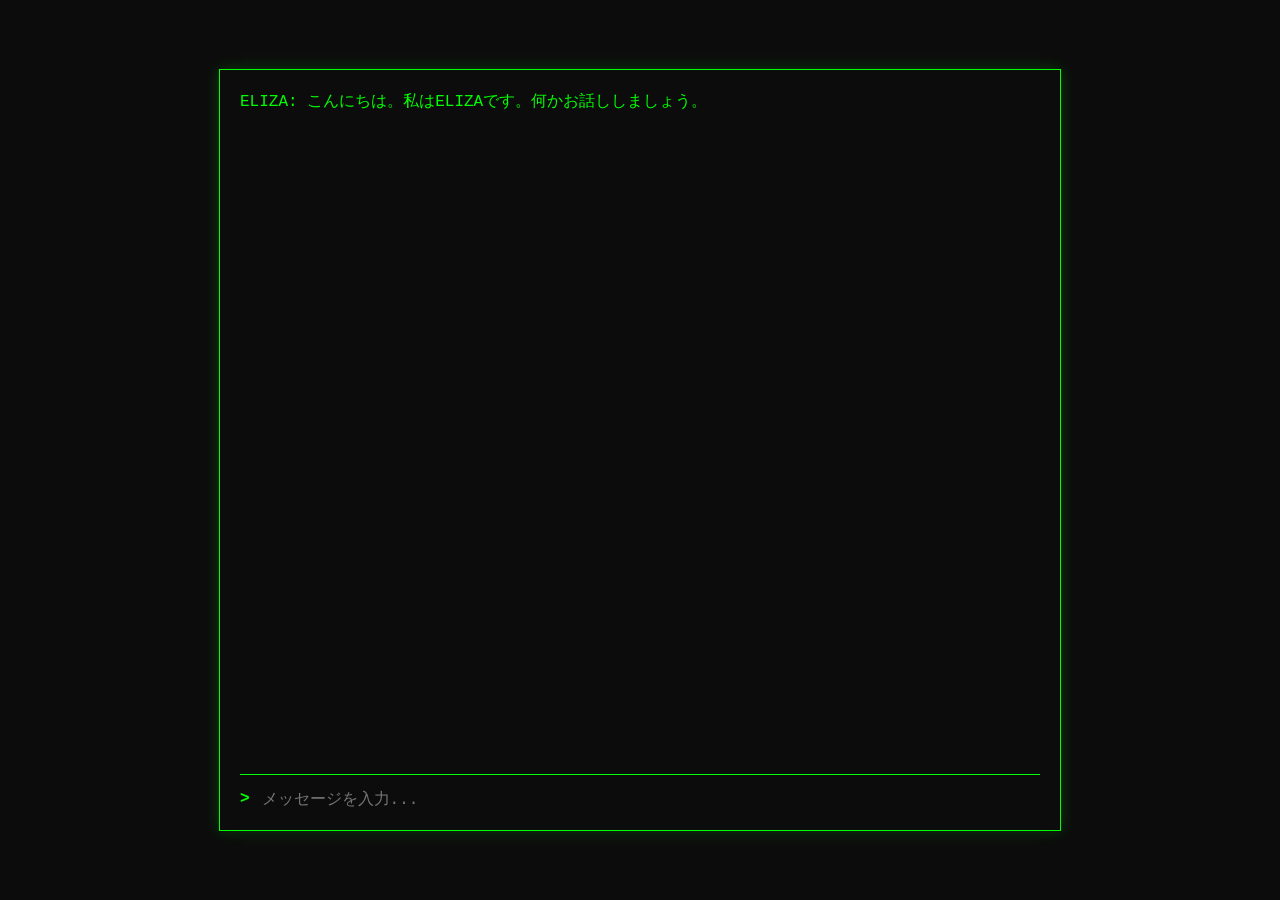
<file: ELIZA/index.html>
<!DOCTYPE html>
<html lang="ja">
<head>
    <meta property="og:title" content="Reiwa ELIZA">
    <meta property="og:description" content="60年前のチャットボットを現代に再現。">
    <meta property="og:image" content="https://nakanoa103-png.github.io/amimin-apr/ELIZA/Gemini_Generated_Image_s6ik4es6ik4es6ik.jpg">
    <meta property="og:url" content="https://nakanoa103-png.github.io/amimin-apr/ELIZA/">
    <meta property="og:type" content="website">
    <meta name="twitter:card" content="summary_large_image">
    <meta charset="UTF-8">
    <meta name="viewport" content="width=device-width, initial-scale=1.0">
    <title>Reiwa ELIZA</title>
    <style>
        /* 見た目（CSS）をここに集約 */
        body {
            background-color: #0c0c0c;
            color: #00ff00;
            font-family: 'Courier New', Courier, monospace;
            display: flex;
            justify-content: center;
            align-items: center;
            height: 100vh;
            margin: 0;
        }
        #chat-container {
            width: 90%;
            max-width: 800px;
            height: 80vh;
            border: 1px solid #00ff00;
            padding: 20px;
            display: flex;
            flex-direction: column;
            box-shadow: 0 0 15px rgba(0, 255, 0, 0.2);
        }
        #chat-log {
            flex-grow: 1;
            overflow-y: auto;
            margin-bottom: 20px;
            padding-right: 10px;
        }
        .message { margin-bottom: 12px; line-height: 1.5; }
        .user { color: #ffffff; }
        .bot { color: #00ff00; }
        #input-area {
            display: flex;
            border-top: 1px solid #00ff00;
            padding-top: 15px;
        }
        .prompt { margin-right: 10px; font-weight: bold; }
        #user-input {
            background: transparent;
            border: none;
            color: #ffffff;
            font-family: inherit;
            font-size: 1rem;
            width: 100%;
            outline: none;
        }
        /* スクロールバーのカスタマイズ */
        #chat-log::-webkit-scrollbar { width: 5px; }
        #chat-log::-webkit-scrollbar-thumb { background: #00ff00; }
    </style>
</head>
<body>

    <div id="chat-container">
        <div id="chat-log">
            <div class="message bot">ELIZA: こんにちは。私はELIZAです。何かお話ししましょう。</div>
        </div>
        <div id="input-area">
            <span class="prompt">></span>
            <input type="text" id="user-input" placeholder="メッセージを入力..." autofocus autocomplete="off">
        </div>
    </div>

    <script>
        /*
        Version: 1.3.1
        Created: 2026-03-20
        概要: 1966年のELIZAをブラウザ上で再現。HTML/CSS/JSを統合したシングルファイル版。
        変更内容: CSSとJSをindex.htmlに統合。
        更新履歴: 2026-03-20 V1.3.1 : シングルファイル構成への変更。
        分類: 自然言語処理（ルールベース）
        依存関係: pairs.json (外部読み込み)
        */

        class ReiwaEliza {
            constructor() {
                this.pairs = [];
                this.loadData();
            }

            // 外部JSONファイルを読み込む
            async loadData() {
                try {
                    const response = await fetch('pairs.json');
                    if (!response.ok) throw new Error('Network response was not ok');
                    this.pairs = await response.json();
                } catch (error) {
                    this.addLog("システムエラー: pairs.json が読み込めません。ファイルを同じフォルダに置いてください。", "bot");
                    console.error('Error loading JSON:', error);
                }
            }

            respond(text) {
                for (let item of this.pairs) {
                    const re = new RegExp(item.pattern, "i");
                    const match = text.match(re);
                    if (match) {
                        let response = item.responses[Math.floor(Math.random() * item.responses.length)];
                        // マッチしたグループを {0}, {1}... に置換
                        if (match.length > 1) {
                            for (let i = 1; i < match.length; i++) {
                                // 正規表現の特殊文字を除去してオウム返しに利用
                                let captured = (match[i] || "").trim();
                                response = response.replace(new RegExp(`\\{${i-1}\\}`, 'g'), captured);
                            }
                        }
                        return response;
                    }
                }
                return "もう少し詳しく教えてください。";
            }

            addLog(text, sender) {
                const log = document.getElementById('chat-log');
                const div = document.createElement('div');
                div.className = `message ${sender}`;
                div.innerText = sender === "bot" ? `ELIZA: ${text}` : `YOU: ${text}`;
                log.appendChild(div);
                log.scrollTop = log.scrollHeight; // 常に最新のメッセージを表示
            }
        }

        // 初期化
        const eliza = new ReiwaEliza();
        const input = document.getElementById('user-input');

        // 入力イベント
        input.addEventListener('keypress', (e) => {
            if (e.key === 'Enter' && input.value.trim() !== "") {
                const text = input.value;
                eliza.addLog(text, "user");
                input.value = "";
                
                // 少し間を置いて返信（人間味を出す演出）
                setTimeout(() => {
                    const reply = eliza.respond(text);
                    eliza.addLog(reply, "bot");
                }, 600);
            }
        });
    </script>
</body>
</html>
</file>
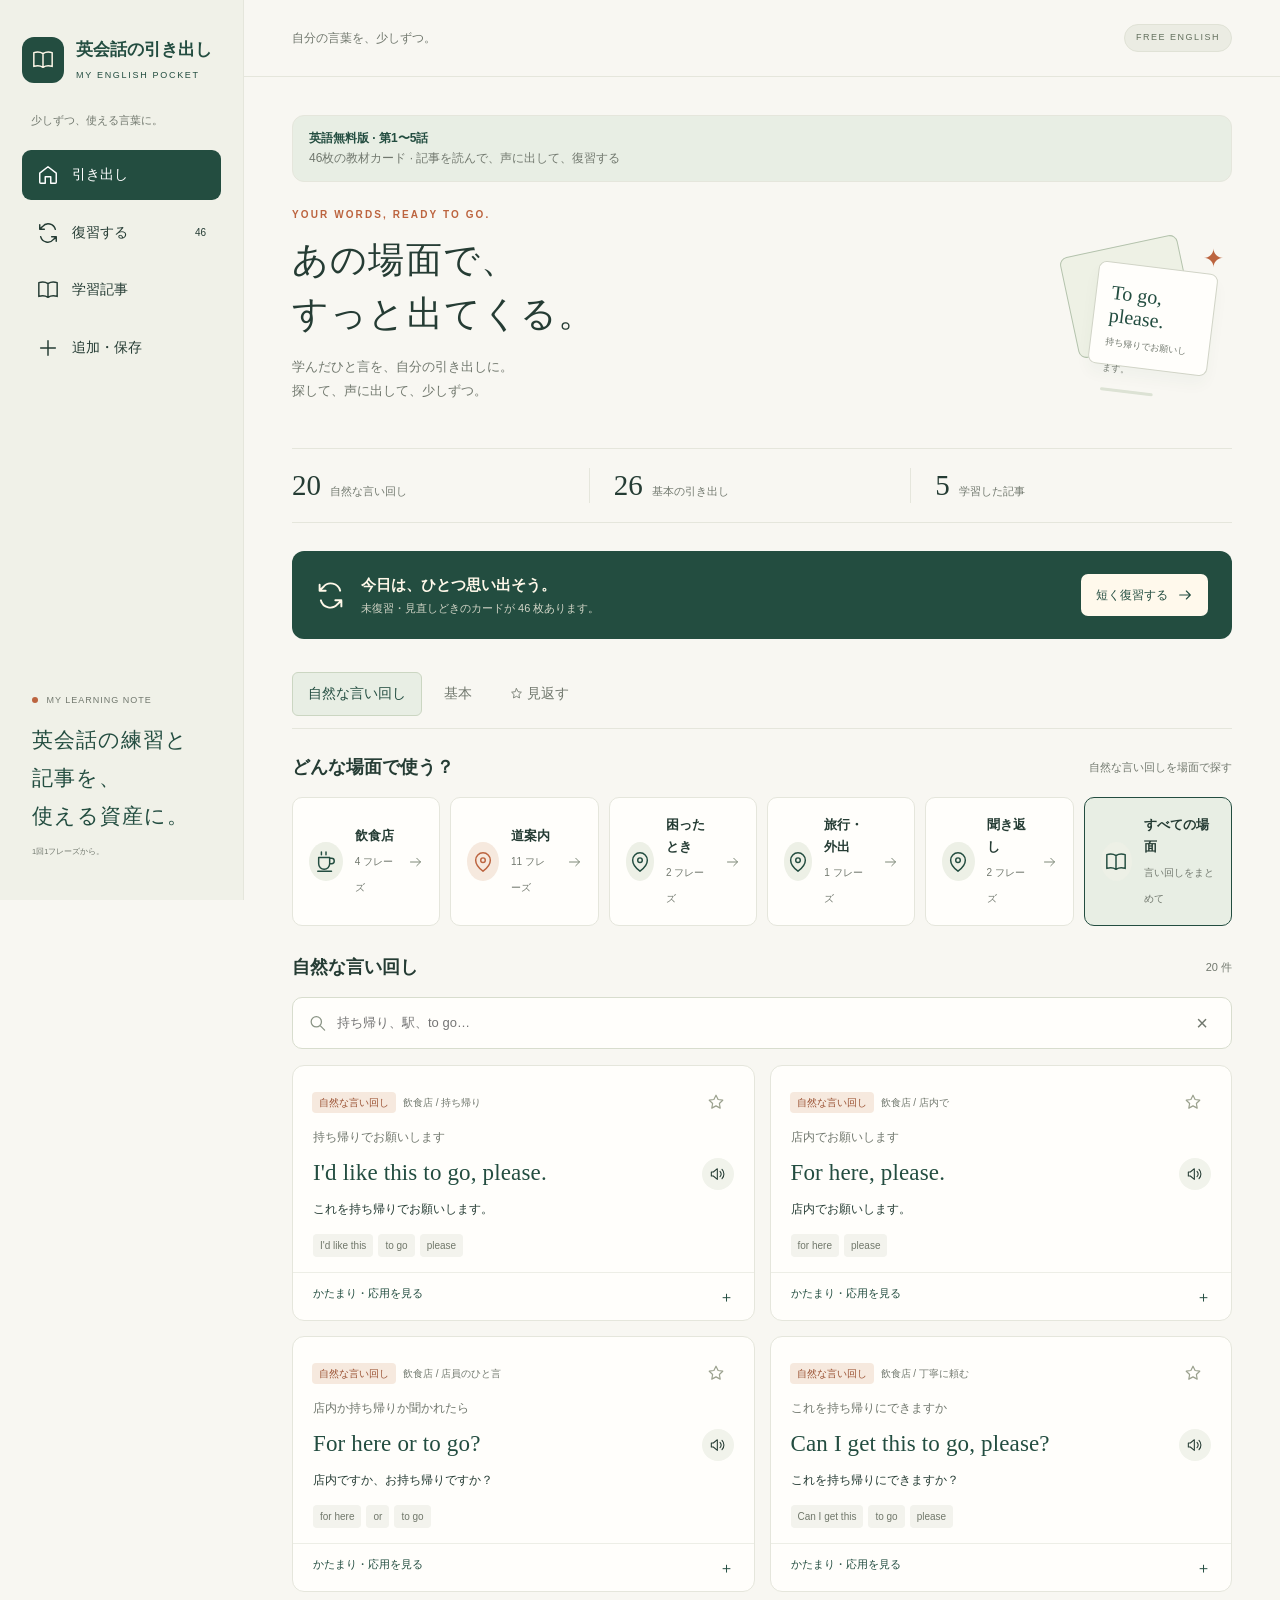
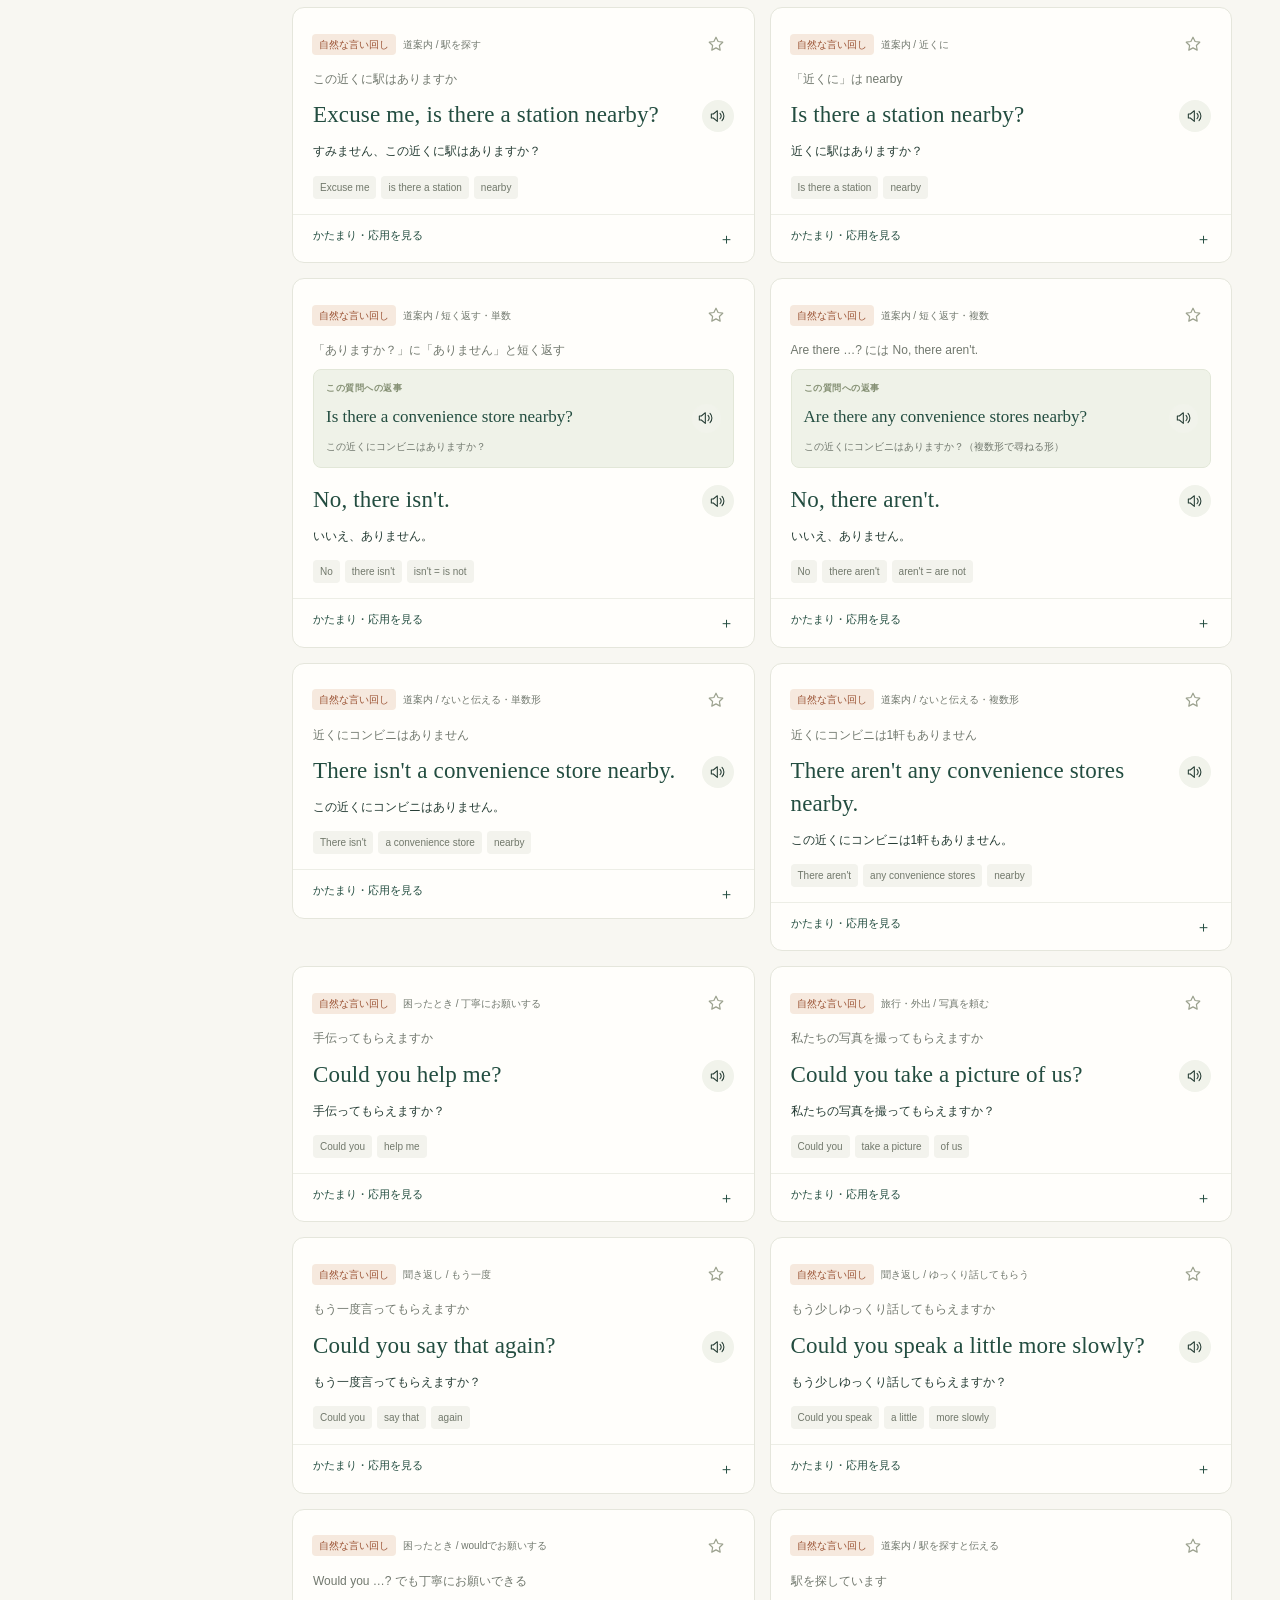
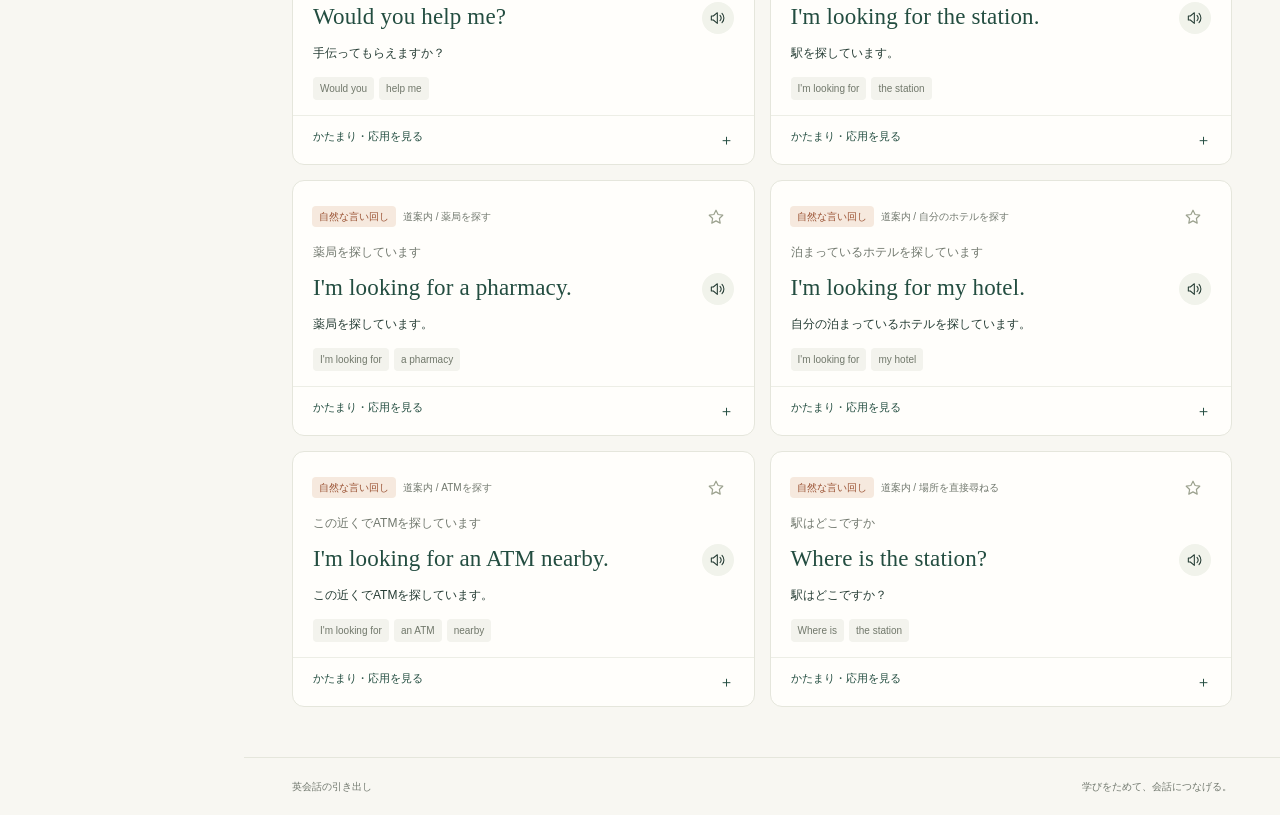
<file: English-Pocket-Free/index.html>
<!doctype html>
<html lang="ja">
<head>
  <meta charset="utf-8">
  <meta name="viewport" content="width=device-width, initial-scale=1, viewport-fit=cover">
  <meta name="theme-color" content="#234d40">
  <meta name="description" content="場面から探す、第1〜5話を収録した英語無料版。自然な言い回しと基本を、少しずつ。">
  <meta name="apple-mobile-web-app-capable" content="yes">
  <title>英会話の引き出し｜英語無料版</title>
  <link rel="icon" href="icon.svg" type="image/svg+xml">
  <link rel="stylesheet" href="style.css">
  <script defer src="data.js"></script>
  <script defer src="app.js"></script>
</head>
<body>
  <svg class="svg-defs" xmlns="http://www.w3.org/2000/svg"><defs>
    <symbol id="i-home" viewBox="0 0 24 24"><path d="m3 10 9-7 9 7v10a1 1 0 0 1-1 1h-5v-7H9v7H4a1 1 0 0 1-1-1Z"/></symbol>
    <symbol id="i-search" viewBox="0 0 24 24"><circle cx="10.5" cy="10.5" r="6.5"/><path d="m16 16 5 5"/></symbol>
    <symbol id="i-star" viewBox="0 0 24 24"><path d="m12 3 2.8 5.7 6.2.9-4.5 4.4 1.1 6.2-5.6-3-5.6 3 1.1-6.2L3 9.6l6.2-.9Z"/></symbol>
    <symbol id="i-repeat" viewBox="0 0 24 24"><path d="M20 8a8 8 0 0 0-14-3L3 8m0-5v5h5M4 16a8 8 0 0 0 14 3l3-3m0 5v-5h-5"/></symbol>
    <symbol id="i-book" viewBox="0 0 24 24"><path d="M12 5C9 3 5 3 2 4v15c3-1 7-1 10 1 3-2 7-2 10-1V4c-3-1-7-1-10 1Zm0 0v15"/></symbol>
    <symbol id="i-sound" viewBox="0 0 24 24"><path d="m11 4-6 5H2v6h3l6 5ZM15 8a6 6 0 0 1 0 8m3-11a10 10 0 0 1 0 14"/></symbol>
    <symbol id="i-arrow" viewBox="0 0 24 24"><path d="M4 12h16m-6-6 6 6-6 6"/></symbol>
    <symbol id="i-plus" viewBox="0 0 24 24"><path d="M12 4v16M4 12h16"/></symbol>
    <symbol id="i-cup" viewBox="0 0 24 24"><path d="M4 7h12v7a6 6 0 0 1-12 0Zm12 1h2a3 3 0 0 1 0 6h-2M3 22h15M7 1v3m5-3v3"/></symbol>
    <symbol id="i-pin" viewBox="0 0 24 24"><path d="M20 10c0 6-8 12-8 12S4 16 4 10a8 8 0 1 1 16 0Z"/><circle cx="12" cy="10" r="2.5"/></symbol>
    <symbol id="i-check" viewBox="0 0 24 24"><path d="m5 12 5 5L20 7"/></symbol>
  </defs></svg>
  <aside class="sidebar">
    <a href="#library" class="brand"><span class="brand-icon"><svg><use href="#i-book"/></svg></span><span>英会話の引き出し<small>MY ENGLISH POCKET</small></span></a>
    <p class="nav-caption">少しずつ、使える言葉に。</p>
    <nav aria-label="メイン"><button data-view="library" class="nav-item active"><svg><use href="#i-home"/></svg>引き出し</button><button data-view="review" class="nav-item"><svg><use href="#i-repeat"/></svg>復習する<span class="due-count"></span></button><button data-view="articles" class="nav-item"><svg><use href="#i-book"/></svg>学習記事</button><button data-view="manage" class="nav-item"><svg><use href="#i-plus"/></svg>追加・保存</button></nav>
    <div class="sidebar-note"><span class="little-dot"></span> MY LEARNING NOTE<p>英会話の練習と<br>記事を、<br>使える資産に。</p><small>1回1フレーズから。</small></div>
  </aside>
  <div class="app-shell"><header class="topbar"><a class="mobile-brand" href="#library">英会話の引き出し</a><span class="desktop-label">自分の言葉を、少しずつ。</span><span class="private-badge">FREE ENGLISH</span></header><main id="main" tabindex="-1"></main><footer class="page-footer">英会話の引き出し <span>学びをためて、会話につなげる。</span></footer></div>
  <nav class="mobile-nav" aria-label="スマホメニュー"><button data-view="library" class="active"><svg><use href="#i-home"/></svg>引き出し</button><button data-view="review"><svg><use href="#i-repeat"/></svg>復習する</button><button data-view="articles"><svg><use href="#i-book"/></svg>学習記事</button><button data-view="manage"><svg><use href="#i-plus"/></svg>追加・保存</button></nav>
  <dialog id="article-dialog"><div class="dialog-head"><span>学習記事</span><button id="close-article" class="text-button">閉じる ×</button></div><article id="article-body"></article></dialog>
  <div id="toast" role="status" aria-live="polite"></div>
</body>
</html>
</file>
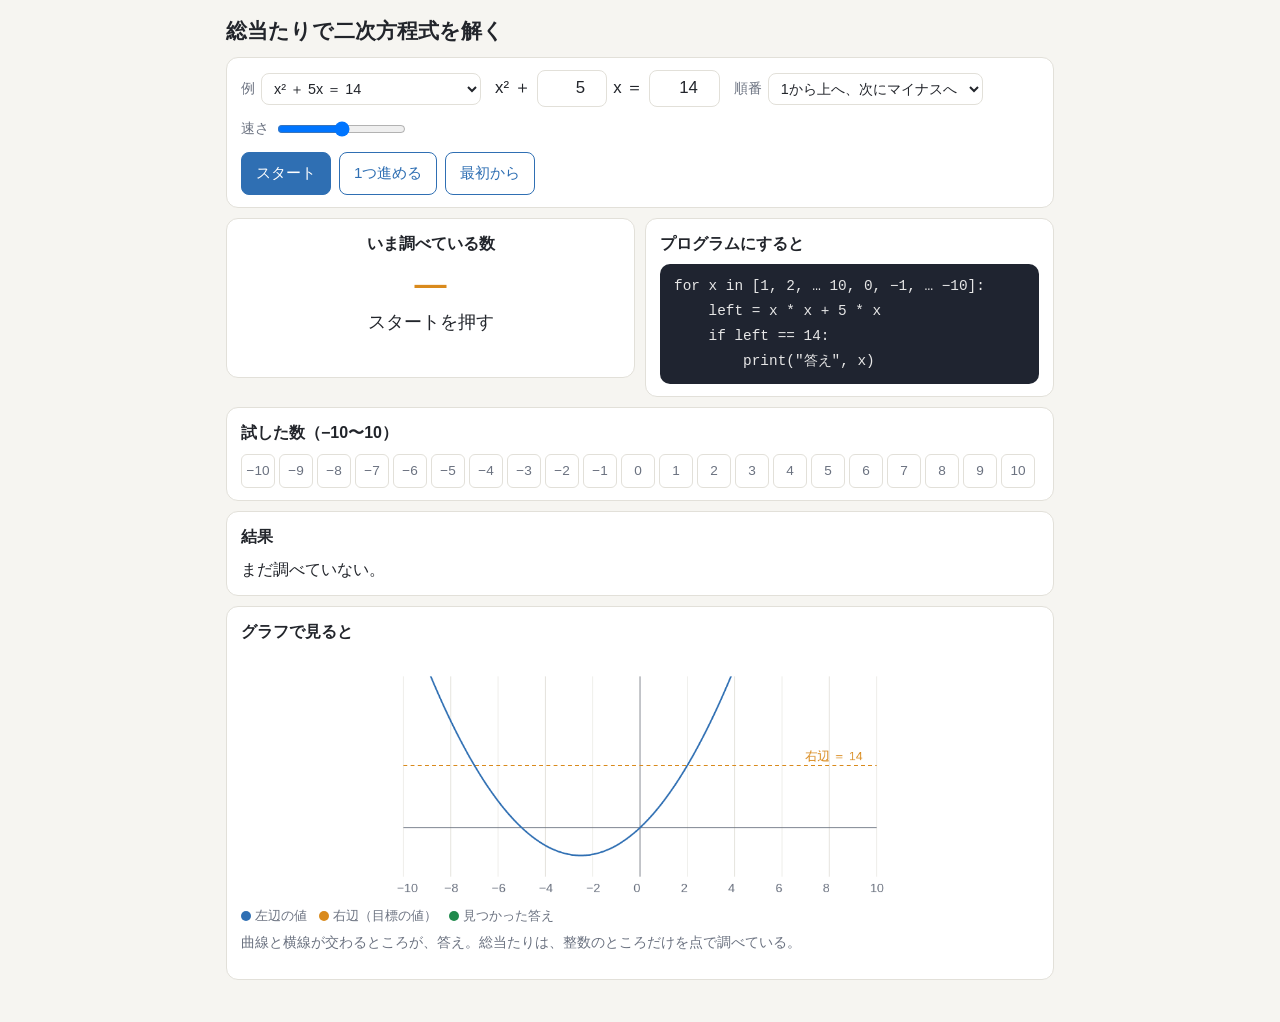
<file: quadratic-brute-force/index.html>
<!doctype html>
<html lang="ja">
<head>
<meta charset="utf-8">
<meta name="viewport" content="width=device-width, initial-scale=1">
<title>総当たりで二次方程式</title>
<style>
  :root {
    --bg: #f6f5f1;
    --panel: #ffffff;
    --text: #22252b;
    --muted: #6b7280;
    --line: #e2e0d9;
    --accent: #2f6fb3;
    --hit: #1f8a4c;
    --hit-bg: #e3f4ea;
    --miss: #b54848;
    --miss-bg: #f8e9e9;
    --now: #d98a1c;
    --code-bg: #1f2430;
    --code-text: #e6e6e6;
    --code-now: #3a4560;
  }
  @media (prefers-color-scheme: dark) {
    :root:not([data-theme="light"]) {
      --bg: #16181d;
      --panel: #1f2229;
      --text: #e8e8ea;
      --muted: #9aa0aa;
      --line: #343843;
      --accent: #6aa4e0;
      --hit: #4cc282;
      --hit-bg: #1d3528;
      --miss: #e07a7a;
      --miss-bg: #3a2324;
      --now: #f0aa4a;
      --code-bg: #12141a;
      --code-text: #e6e6e6;
      --code-now: #2c3650;
    }
  }
  * { box-sizing: border-box; }
  body {
    margin: 0;
    background: var(--bg);
    color: var(--text);
    font-family: "Hiragino Sans", "Noto Sans JP", "Yu Gothic UI", sans-serif;
    line-height: 1.6;
  }
  main { max-width: 860px; margin: 0 auto; padding: 14px 16px 32px; }
  h1 { font-size: 1.3rem; margin: 0 0 10px; }
  .panel {
    background: var(--panel);
    border: 1px solid var(--line);
    border-radius: 12px;
    padding: 12px 14px;
    margin-bottom: 10px;
  }
  .controls { display: flex; flex-wrap: wrap; gap: 10px 14px; align-items: center; }
  .controls label { font-size: 0.9rem; color: var(--muted); display: flex; gap: 6px; align-items: center; }
  select, button, input[type="range"] { font: inherit; }
  select {
    padding: 6px 8px; border-radius: 8px; border: 1px solid var(--line);
    background: var(--panel); color: var(--text);
  }
  .buttons { display: flex; flex-wrap: wrap; gap: 8px; margin-top: 12px; }
  button {
    padding: 8px 14px; border-radius: 8px; border: 1px solid var(--accent);
    background: var(--accent); color: #fff; cursor: pointer; font-size: 0.95rem;
  }
  button.secondary { background: transparent; color: var(--accent); }
  button:disabled { opacity: 0.45; cursor: default; }
  .grid { display: grid; grid-template-columns: 1fr 1fr; gap: 10px; align-items: start; margin-bottom: 10px; }
  .grid .panel { margin-bottom: 0; }
  @media (max-width: 680px) { .grid { grid-template-columns: 1fr; } }
  .now-box { text-align: center; }
  .now-x { font-size: 2rem; font-weight: 700; color: var(--now); line-height: 1.3; }
  .calc { font-size: 1.1rem; margin: 2px 0; }
  .verdict { font-weight: 700; font-size: 1.05rem; min-height: 1.6em; }
  .verdict.hit { color: var(--hit); }
  .verdict.miss { color: var(--miss); }
  pre {
    margin: 0; background: var(--code-bg); color: var(--code-text);
    border-radius: 10px; padding: 10px 0; font-size: 0.9rem; overflow-x: auto;
    font-family: "Consolas", "Menlo", monospace;
  }
  pre span { display: block; padding: 1px 14px; white-space: pre; }
  pre span.cur { background: var(--code-now); }
  .strip { display: flex; flex-wrap: wrap; gap: 4px; }
  .cell {
    width: 34px; height: 34px; border-radius: 6px; border: 1px solid var(--line);
    display: flex; align-items: center; justify-content: center; font-size: 0.85rem;
    color: var(--muted);
  }
  .cell.miss { background: var(--miss-bg); color: var(--miss); border-color: transparent; }
  .cell.hit { background: var(--hit-bg); color: var(--hit); border-color: var(--hit); font-weight: 700; }
  .cell.cur { outline: 3px solid var(--now); outline-offset: 1px; }
  canvas { width: 100%; max-width: 520px; height: auto; display: block; margin: 0 auto; border-radius: 8px; }
  h2 { font-size: 1rem; margin: 0 0 8px; }
  .result { font-size: 1rem; }
  .result strong { color: var(--hit); }
  .note { font-size: 0.85rem; color: var(--muted); margin-top: 6px; }
  .legend { display: flex; flex-wrap: wrap; gap: 12px; font-size: 0.8rem; color: var(--muted); margin-top: 6px; }
  .formula { font-size: 1.05rem; display: flex; align-items: center; gap: 6px; flex-wrap: wrap; }
  .formula input {
    width: 4.2em; font: inherit; padding: 4px 6px; border-radius: 8px;
    border: 1px solid var(--line); background: var(--panel); color: var(--text); text-align: right;
  }
  .legend i { display: inline-block; width: 10px; height: 10px; border-radius: 50%; margin-right: 4px; vertical-align: -1px; }
</style>
</head>
<body>
<main>
  <h1>総当たりで二次方程式を解く</h1>

  <section class="panel">
    <div class="controls">
      <label>例
        <select id="eq">
          <option value="0">x² ＋ 5x ＝ 14</option>
          <option value="1">x² ＋ 3x ＝ 10</option>
          <option value="2">x² ＝ 2（整数の答えがない）</option>
          <option value="custom">自分で入力</option>
        </select>
      </label>
      <div class="formula">
        x² ＋ <input type="number" id="b" step="1" value="5" aria-label="x の係数"> x
        ＝ <input type="number" id="t" step="1" value="14" aria-label="右辺の数">
      </div>
      <label>順番
        <select id="order">
          <option value="mine">1から上へ、次にマイナスへ</option>
          <option value="asc">−10から順に</option>
        </select>
      </label>
      <label>速さ
        <input type="range" id="speed" min="0" max="4" step="1" value="2">
      </label>
    </div>
    <div class="buttons">
      <button id="play">スタート</button>
      <button id="step" class="secondary">1つ進める</button>
      <button id="reset" class="secondary">最初から</button>
    </div>
  </section>

  <div class="grid">
    <section class="panel now-box">
      <h2>いま調べている数</h2>
      <div class="now-x" id="nowX">—</div>
      <div class="calc" id="calc">スタートを押す</div>
      <div class="verdict" id="verdict"></div>
    </section>
    <section class="panel">
      <h2>プログラムにすると</h2>
      <pre id="code"></pre>
    </section>
  </div>

  <section class="panel">
    <h2>試した数（−10〜10）</h2>
    <div class="strip" id="strip"></div>
  </section>

  <section class="panel">
    <h2>結果</h2>
    <div class="result" id="result">まだ調べていない。</div>
  </section>

  <section class="panel">
    <h2>グラフで見ると</h2>
    <canvas id="graph" width="800" height="380"></canvas>
    <div class="legend">
      <span><i style="background:var(--accent)"></i>左辺の値</span>
      <span><i style="background:var(--now)"></i>右辺（目標の値）</span>
      <span><i style="background:var(--hit)"></i>見つかった答え</span>
    </div>
    <p class="note">曲線と横線が交わるところが、答え。総当たりは、整数のところだけを点で調べている。</p>
  </section>
</main>

<script>
  const EQUATIONS = [
    { b: 5, target: 14 },
    { b: 3, target: 10 },
    { b: 0, target: 2 },
  ];
  const MIN = -10, MAX = 10;
  const DELAYS = [1400, 900, 550, 250, 80];

  const $ = (id) => document.getElementById(id);
  const eqSel = $("eq"), orderSel = $("order"), speed = $("speed");
  const bIn = $("b"), tIn = $("t");
  const playBtn = $("play"), stepBtn = $("step"), resetBtn = $("reset");

  let order = [], index = 0, tried = new Map(), hits = [], timer = null, current = null;

  const fmt = (n) => (n < 0 ? "−" + Math.abs(n) : String(n));
  const paren = (n) => (n < 0 ? "（" + fmt(n) + "）" : fmt(n));

  function readInt(input, fallback) {
    const n = Math.round(Number(input.value));
    return Number.isFinite(n) && input.value !== "" ? n : fallback;
  }
  let current_eq = { b: 5, target: 14 };
  function eq() { return current_eq; }
  function f(x) { const e = eq(); return x * x + e.b * x; }

  // 左辺を文字にする：x² ＋ 5x、x² − 3x、x²
  function leftText(b) {
    if (b === 0) return "x²";
    const coef = Math.abs(b) === 1 ? "" : Math.abs(b);
    return `x² ${b < 0 ? "−" : "＋"} ${coef}x`;
  }

  // 結果の説明。本当の答え（実数解）と、総当たりで見つかった数を比べる
  function explain() {
    const { b, target } = eq();
    const D = b * b + 4 * target;
    if (D < 0) {
      return `どんな x を入れても、${leftText(b)} は ${fmt(target)} にならない。この式には、答えになる数（実数）がない。`;
    }
    const s = Math.sqrt(D);
    const roots = D === 0 ? [-b / 2] : [(-b - s) / 2, (-b + s) / 2];
    const show = (r) => (Number.isInteger(r) ? fmt(r) : fmt(Math.trunc(r * 1000) / 1000) + "…");
    const notInt = roots.filter((r) => !Number.isInteger(r));
    const outside = roots.filter((r) => Number.isInteger(r) && (r < MIN || r > MAX));
    const notes = [];
    if (notInt.length) notes.push(`${notInt.map(show).join(" と ")} は整数ではないので、整数を順に入れても見つからない。`);
    if (outside.length) notes.push(`${outside.map(show).join(" と ")} は −10〜10 の外なので、試していない。`);
    const all = `本当の答えは ${roots.map(show).join(" と ")}。`;
    return notes.length ? `${all}<br>${notes.join("<br>")}` : "";
  }

  function buildOrder() {
    const xs = [];
    if (orderSel.value === "mine") {
      for (let x = 1; x <= MAX; x++) xs.push(x);
      xs.push(0);
      for (let x = -1; x >= MIN; x--) xs.push(x);
    } else {
      for (let x = MIN; x <= MAX; x++) xs.push(x);
    }
    return xs;
  }

  function renderCode(line) {
    const e = eq();
    const expr = e.b === 0 ? "x * x" : `x * x ${e.b < 0 ? "-" : "+"} ${Math.abs(e.b)} * x`;
    const start = orderSel.value === "mine" ? "1, 2, … 10, 0, −1, … −10" : "−10, −9, … 10";
    const lines = [
      `for x in [${start}]:`,
      `    left = ${expr}`,
      `    if left == ${e.target}:`,
      `        print("答え", x)`,
    ];
    $("code").innerHTML = lines
      .map((t, i) => `<span class="${i === line ? "cur" : ""}">${t.replace(/</g, "&lt;")}</span>`)
      .join("");
  }

  function renderStrip() {
    const strip = $("strip");
    strip.innerHTML = "";
    for (let x = MIN; x <= MAX; x++) {
      const d = document.createElement("div");
      d.className = "cell";
      if (tried.has(x)) d.classList.add(tried.get(x) ? "hit" : "miss");
      if (x === current) d.classList.add("cur");
      d.textContent = fmt(x);
      strip.appendChild(d);
    }
  }

  function css(name) { return getComputedStyle(document.documentElement).getPropertyValue(name).trim(); }

  function renderGraph() {
    const c = $("graph"), ctx = c.getContext("2d");
    const W = c.width, H = c.height, pad = 36;
    const e = eq();
    let yMin = Infinity;
    for (let x = MIN; x <= MAX; x += 0.05) yMin = Math.min(yMin, f(x));
    yMin = Math.floor(Math.min(yMin, e.target, 0) - 4);
    const yMax = Math.max(e.target * 2, e.target + 20, 30);
    const sx = (x) => pad + ((x - MIN) / (MAX - MIN)) * (W - pad * 2);
    const sy = (y) => H - pad - ((y - yMin) / (yMax - yMin)) * (H - pad * 2);

    ctx.clearRect(0, 0, W, H);
    ctx.fillStyle = css("--panel");
    ctx.fillRect(0, 0, W, H);

    ctx.strokeStyle = css("--line");
    ctx.lineWidth = 1;
    ctx.font = "19px sans-serif";
    ctx.fillStyle = css("--muted");
    for (let x = MIN; x <= MAX; x += 2) {
      ctx.beginPath(); ctx.moveTo(sx(x), pad); ctx.lineTo(sx(x), H - pad); ctx.stroke();
      ctx.fillText(fmt(x), sx(x) - 10, H - pad + 24);
    }
    ctx.strokeStyle = css("--muted");
    ctx.beginPath(); ctx.moveTo(sx(0), pad); ctx.lineTo(sx(0), H - pad); ctx.stroke();
    if (yMin < 0) { ctx.beginPath(); ctx.moveTo(pad, sy(0)); ctx.lineTo(W - pad, sy(0)); ctx.stroke(); }

    ctx.strokeStyle = css("--now");
    ctx.lineWidth = 2;
    ctx.setLineDash([6, 5]);
    ctx.beginPath(); ctx.moveTo(pad, sy(e.target)); ctx.lineTo(W - pad, sy(e.target)); ctx.stroke();
    ctx.setLineDash([]);
    ctx.fillStyle = css("--now");
    ctx.fillText("右辺 ＝ " + fmt(e.target), W - pad - 110, sy(e.target) - 8);

    ctx.save();
    ctx.beginPath(); ctx.rect(pad, pad, W - pad * 2, H - pad * 2); ctx.clip();
    ctx.strokeStyle = css("--accent");
    ctx.lineWidth = 2.5;
    ctx.beginPath();
    let first = true;
    for (let x = MIN; x <= MAX; x += 0.05) {
      const px = sx(x), py = sy(f(x));
      if (first) { ctx.moveTo(px, py); first = false; } else ctx.lineTo(px, py);
    }
    ctx.stroke();

    tried.forEach((ok, x) => {
      ctx.beginPath();
      ctx.arc(sx(x), sy(f(x)), ok ? 8 : 5, 0, Math.PI * 2);
      ctx.fillStyle = ok ? css("--hit") : css("--miss");
      ctx.fill();
    });
    if (current !== null) {
      ctx.beginPath();
      ctx.arc(sx(current), sy(f(current)), 11, 0, Math.PI * 2);
      ctx.strokeStyle = css("--now");
      ctx.lineWidth = 3;
      ctx.stroke();
    }
    ctx.restore();
  }

  function renderResult(done) {
    const r = $("result");
    if (!done) {
      r.innerHTML = hits.length
        ? `ここまでに見つかった答え：<strong>${hits.map(fmt).join("、")}</strong>（${tried.size}個試した）`
        : `${tried.size}個試した。まだ見つかっていない。`;
      return;
    }
    const more = explain();
    if (hits.length) {
      r.innerHTML = `−10〜10の21個を全部試して、見つかった答えは <strong>${hits.slice().sort((a, b) => a - b).map(fmt).join(" と ")}</strong>。` + (more ? `<br>${more}` : "");
    } else {
      r.innerHTML = `21個を全部試しても、見つからなかった。<br>${more}`;
    }
  }

  function showCurrent(x) {
    const e = eq();
    const sq = x * x, bx = e.b * x, left = sq + bx;
    $("nowX").textContent = "x ＝ " + fmt(x);
    $("calc").textContent = e.b
      ? `${paren(x)}² ＋ ${paren(e.b)} × ${paren(x)} ＝ ${fmt(sq)} ＋ ${paren(bx)} ＝ ${fmt(left)}`
      : `${paren(x)}² ＝ ${fmt(left)}`;
    const v = $("verdict");
    if (left === e.target) {
      v.textContent = `${fmt(e.target)} と等しい。答えが見つかった！`;
      v.className = "verdict hit";
    } else {
      v.textContent = `${fmt(e.target)} ではない。次へ`;
      v.className = "verdict miss";
    }
  }

  function stepOnce() {
    if (index >= order.length) { finish(); return false; }
    const x = order[index++];
    current = x;
    const ok = f(x) === eq().target;
    tried.set(x, ok);
    if (ok) hits.push(x);
    showCurrent(x);
    renderCode(ok ? 3 : 2);
    renderStrip();
    renderGraph();
    renderResult(false);
    if (index >= order.length) { finish(); return false; }
    return true;
  }

  function finish() {
    stop();
    current = null;
    renderStrip();
    renderGraph();
    renderCode(-1);
    renderResult(true);
    playBtn.disabled = true;
    stepBtn.disabled = true;
  }

  function loop() {
    if (stepOnce()) timer = setTimeout(loop, DELAYS[Number(speed.value)]);
  }

  function stop() {
    if (timer) clearTimeout(timer);
    timer = null;
    playBtn.textContent = index > 0 && index < order.length ? "つづける" : "スタート";
  }

  function reset() {
    stop();
    current_eq = { b: readInt(bIn, 0), target: readInt(tIn, 0) };
    order = buildOrder();
    index = 0; tried = new Map(); hits = []; current = null;
    $("nowX").textContent = "—";
    $("calc").textContent = "スタートを押す";
    $("verdict").textContent = ""; $("verdict").className = "verdict";
    playBtn.disabled = false; stepBtn.disabled = false;
    playBtn.textContent = "スタート";
    renderCode(-1); renderStrip(); renderGraph();
    $("result").textContent = "まだ調べていない。";
  }

  playBtn.addEventListener("click", () => {
    if (timer) { stop(); return; }
    playBtn.textContent = "とめる";
    loop();
  });
  stepBtn.addEventListener("click", () => { stop(); stepOnce(); });
  resetBtn.addEventListener("click", reset);
  eqSel.addEventListener("change", () => {
    const preset = EQUATIONS[Number(eqSel.value)];
    if (preset) { bIn.value = preset.b; tIn.value = preset.target; }
    reset();
  });
  [bIn, tIn].forEach((input) => input.addEventListener("input", () => {
    eqSel.value = "custom";
    reset();
  }));
  orderSel.addEventListener("change", reset);
  window.matchMedia("(prefers-color-scheme: dark)").addEventListener("change", renderGraph);

  reset();
</script>
</body>
</html>
</file>
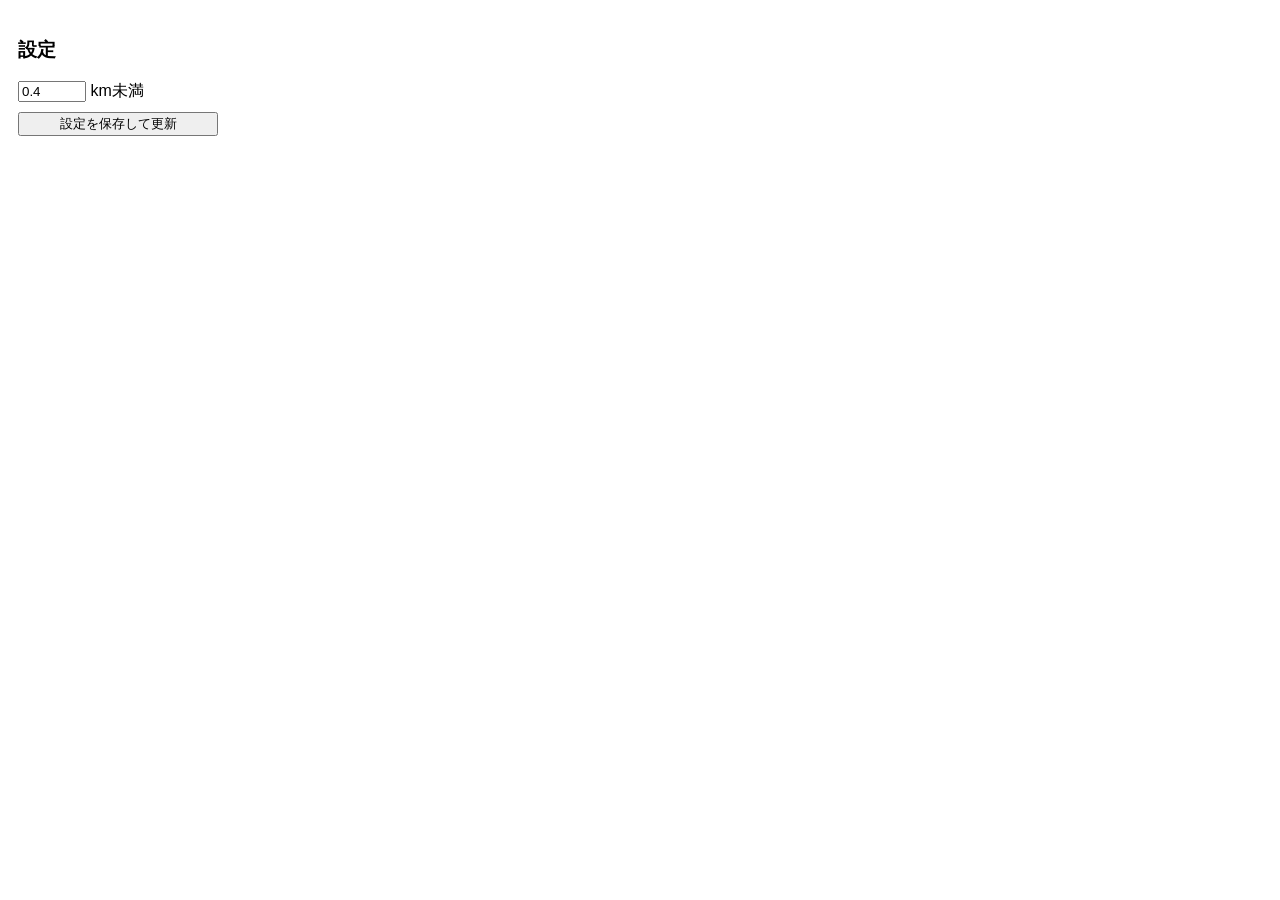
<file: spotjobs-alert/popup.html>
<!DOCTYPE html>
<html>
<head>
  <meta charset="UTF-8">
  <style>
    body { width: 200px; padding: 10px; font-family: sans-serif; }
    input { width: 60px; }
    button { margin-top: 10px; width: 100%; cursor: pointer; }
  </style>
</head>
<body>
  <h3>設定</h3>
  <label><input type="number" id="threshold" step="0.1" value="0.4"> km未満</label>
  <button id="saveBtn">設定を保存して更新</button>
  <p id="status" style="font-size: 11px; color: #666;"></p>
</body>
<script src="popup.js"></script>
</html>
</file>
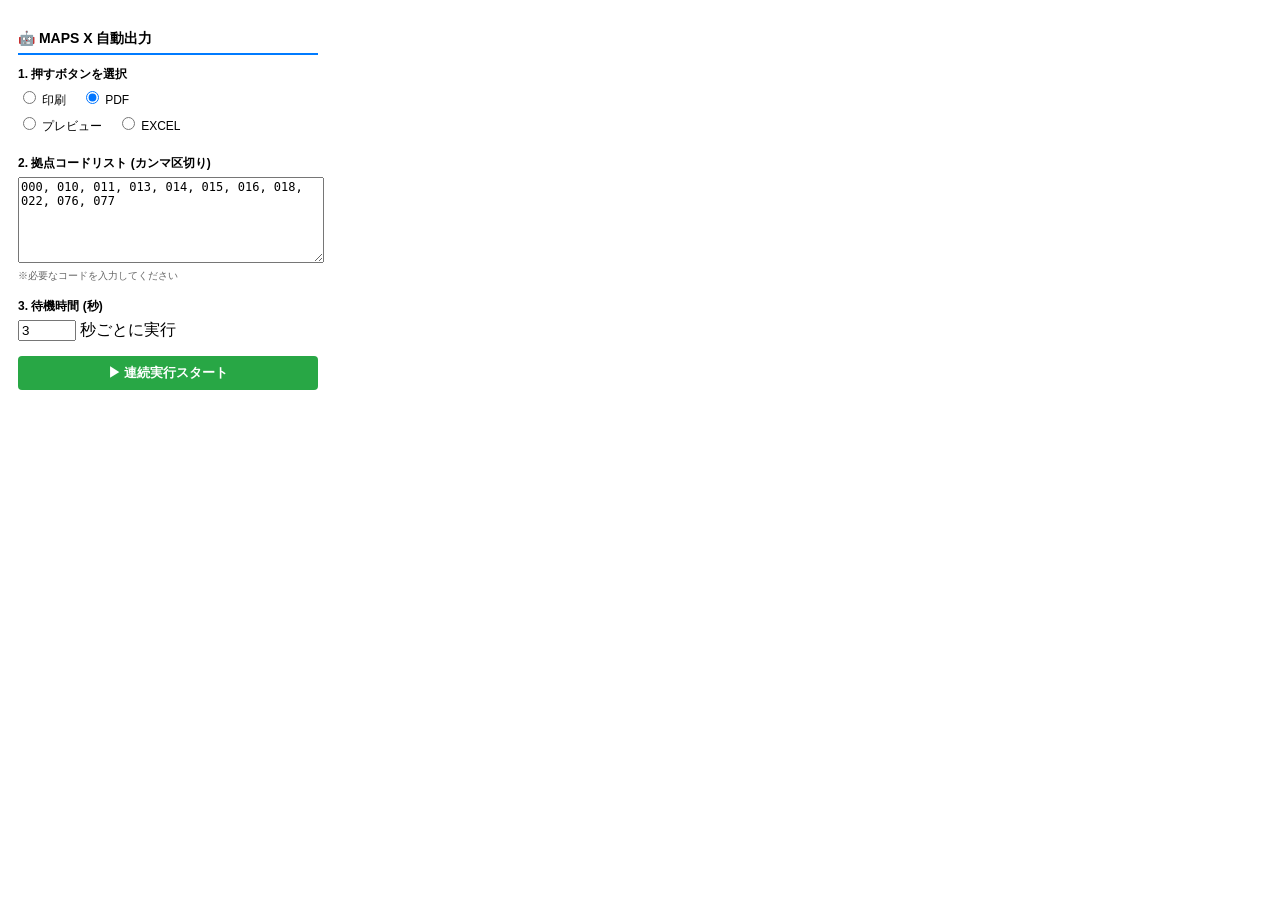
<file: Chrom拡張/NTB_AUTO_TOOL/popup.html>
<!DOCTYPE html>
<html>
<head>
  <meta charset="UTF-8">
  <style>
    body { width: 300px; padding: 10px; font-family: sans-serif; }
    h2 { font-size: 14px; border-bottom: 2px solid #007bff; padding-bottom: 5px; }
    .group { margin-bottom: 15px; }
    label { display: block; margin-bottom: 5px; font-size: 12px; }
    textarea { width: 100%; height: 80px; font-size: 12px; }
    button { width: 100%; padding: 8px; cursor: pointer; background: #28a745; color: white; border: none; border-radius: 4px; font-weight: bold; }
    button#stopBtn { background: #dc3545; margin-top: 5px; display: none;}
    .radio-group label { display: inline-block; margin-right: 10px; cursor: pointer; }
    input[type="number"] { width: 50px; }
  </style>
</head>
<body>
  <h2>🤖 MAPS X 自動出力</h2>

  <div class="group">
    <label><b>1. 押すボタンを選択</b></label>
    <div class="radio-group">
      <label><input type="radio" name="targetBtn" value="印刷"> 印刷</label>
      <label><input type="radio" name="targetBtn" value="PDF出力" checked> PDF</label><br>
      <label><input type="radio" name="targetBtn" value="プレビュー"> プレビュー</label>
      <label><input type="radio" name="targetBtn" value="EXCEL出力"> EXCEL</label>
    </div>
  </div>

  <div class="group">
    <label><b>2. 拠点コードリスト (カンマ区切り)</b></label>
    <textarea id="baseList">000, 010, 011, 013, 014, 015, 016, 018, 022, 076, 077</textarea>
    <div style="font-size:10px; color:#666; margin-top:2px;">※必要なコードを入力してください</div>
  </div>

  <div class="group">
    <label><b>3. 待機時間 (秒)</b></label>
    <input type="number" id="interval" value="3" min="1"> 秒ごとに実行
  </div>

  <button id="startBtn">▶ 連続実行スタート</button>
  <button id="stopBtn">■ 中断</button>
  
  <div id="status" style="margin-top:10px; font-size:12px; color:#007bff;"></div>

  <script src="popup.js"></script>
</body>
</html>
</file>
<file: English-Pocket-Free/style.css>
:root{--paper:#f8f7f2;--white:#fffefb;--ink:#253c34;--muted:#71786e;--green:#234d40;--green-light:#e8eee4;--orange:#bc643f;--orange-light:#f6e9de;--line:#e5e6dc;--serif:Georgia,'Yu Mincho','Hiragino Mincho ProN',serif}*{box-sizing:border-box}body{margin:0;background:var(--paper);color:var(--ink);font:15px/1.7 -apple-system,BlinkMacSystemFont,'Segoe UI','Yu Gothic',Meiryo,sans-serif}button,input,select,textarea{font:inherit}button,a,input,select,textarea{-webkit-tap-highlight-color:transparent}button{cursor:pointer;color:inherit}button:disabled{cursor:default;opacity:.45}button:focus-visible,a:focus-visible,input:focus-visible,select:focus-visible,textarea:focus-visible,summary:focus-visible{outline:3px solid #cf8b52;outline-offset:3px}button{touch-action:manipulation}svg{width:22px;height:22px;fill:none;stroke:currentColor;stroke-width:1.6;stroke-linecap:round;stroke-linejoin:round;flex-shrink:0}.svg-defs{position:absolute;width:0;height:0;overflow:hidden}a{color:var(--green);text-decoration:none}.sidebar{position:fixed;inset:0 auto 0 0;width:244px;background:#f0f1e8;border-right:1px solid var(--line);padding:36px 22px;display:flex;flex-direction:column;z-index:20}.brand{display:flex;gap:12px;align-items:center;font-size:17px;font-weight:700;white-space:nowrap}.brand-icon{width:42px;height:46px;background:var(--green);color:#fff8e9;border-radius:12px;display:grid;place-items:center}.brand small{display:block;font-size:9px;letter-spacing:1.7px;margin-top:3px;font-weight:500}.nav-caption{font-size:11px;color:var(--muted);margin:28px 9px 20px}.sidebar nav{display:grid;gap:8px}.nav-item{border:0;background:none;display:flex;align-items:center;gap:13px;text-align:left;padding:13px 15px;border-radius:9px;font-size:14px;min-height:48px}.nav-item.active{background:var(--green);color:#fff}.due-count{margin-left:auto;font-size:10px}.sidebar-note{margin-top:auto;padding:24px 10px 5px;font-size:9px;letter-spacing:1px;color:var(--muted)}.sidebar-note p{font:21px/1.8 var(--serif);color:var(--green);letter-spacing:1px;margin:14px 0 8px}.sidebar-note small{letter-spacing:0}.little-dot{display:inline-block;width:6px;height:6px;background:var(--orange);border-radius:50%;margin-right:5px}.app-shell{margin-left:244px}.topbar{height:77px;display:flex;justify-content:space-between;align-items:center;max-width:1260px;margin:auto;padding:0 48px;border-bottom:1px solid var(--line)}.desktop-label{color:var(--muted);font-size:12px}.private-badge{font-size:9px;letter-spacing:1.5px;background:#ebece3;border:1px solid #e0e2d6;border-radius:20px;padding:5px 11px;color:#63705e}.mobile-brand{display:none}main{max-width:1260px;margin:auto;padding:38px 48px 50px;min-height:calc(100vh - 147px)}.eyebrow{font-size:10px;letter-spacing:2.1px;color:var(--orange);font-weight:700;margin:0 0 10px}h1{font:36px/1.5 var(--serif);letter-spacing:1.2px;margin:0 0 14px}h2{font-size:18px;line-height:1.6;margin:0}h3{font-size:17px;line-height:1.6}p{margin:0 0 12px}.subtitle{color:var(--muted);font-size:13px;line-height:1.9}.hero{display:grid;grid-template-columns:1fr 180px;gap:24px;align-items:center;padding-bottom:28px}.hero-art{position:relative;width:164px;height:156px;justify-self:center}.art-card{position:absolute;width:120px;height:103px;border:1px solid #b4c3ad;border-radius:8px;background:#eef1e5;transform:rotate(-12deg);left:8px;top:12px}.art-card.front{left:33px;top:34px;background:var(--white);transform:rotate(7deg);box-shadow:0 9px 15px #234d4009;border-color:#d1d4c7;padding:18px 15px}.art-card.front strong{display:block;font:20px var(--serif);color:var(--green)}.art-card.front span{font-size:9px;color:var(--muted)}.art-line{width:60%;height:3px;background:#dce2d4;margin-top:10px;border-radius:4px}.art-spark{position:absolute;right:0;top:4px;color:var(--orange);font-size:25px}.stats{display:flex;gap:0;margin:4px 0 28px;border-top:1px solid var(--line);border-bottom:1px solid var(--line);padding:19px 0}.stat{flex:1;padding-left:24px;border-left:1px solid var(--line)}.stat:first-child{padding:0;border:0}.stat strong{font:29px/1.2 var(--serif);margin-right:9px}.stat span{font-size:11px;color:var(--muted)}.review-banner{background:var(--green);border-radius:12px;padding:21px 24px;color:#fff8e9;display:flex;align-items:center;gap:16px;margin-bottom:33px}.review-banner>svg{width:29px;height:29px}.review-banner strong{font-size:15px;font-weight:600;display:block}.review-banner p{font-size:11px;opacity:.8;margin:2px 0 0}.review-banner button{margin-left:auto;background:#fff9ec;color:var(--green);border:0;border-radius:7px;padding:10px 15px;display:flex;gap:9px;align-items:center;font-size:12px;white-space:nowrap}.review-banner button svg{width:16px}.section-head{display:flex;align-items:center;justify-content:space-between;gap:12px;margin:0 0 15px}.section-head small{font-size:11px;color:var(--muted)}.scene-grid{display:flex;flex-wrap:wrap;gap:10px;margin-bottom:27px}.scene-card{flex:1;min-width:145px;display:flex;align-items:center;gap:12px;background:var(--white);border:1px solid var(--line);padding:16px;border-radius:10px;text-align:left}.scene-card.selected{border-color:var(--green);background:var(--green-light)}.scene-icon{width:39px;height:39px;display:grid;place-items:center;color:var(--green);background:#edf0e6;border-radius:50%}.scene-card:nth-child(2) .scene-icon{background:var(--orange-light);color:var(--orange)}.scene-card b{font-size:13px;display:block;font-weight:600}.scene-card small{font-size:10px;color:var(--muted)}.scene-card>svg{margin-left:auto;width:15px;color:#7e8979}.search-box{display:flex;align-items:center;border:1px solid #d8ddce;border-radius:10px;background:var(--white);padding:0 15px;margin-bottom:16px;gap:10px}.search-box svg{color:#8a9485;width:19px}.search-box input{min-width:0;flex:1;border:0;background:none;outline:none;padding:14px 0;color:var(--ink);font-size:13px}.search-box button{border:0;background:none;color:var(--muted);padding:8px;font-size:20px}.filters{display:flex;gap:6px;flex-wrap:wrap;align-items:center;margin:0 0 18px}.filter{border:1px solid transparent;background:none;color:var(--muted);border-radius:6px;padding:7px 12px;font-size:12px;min-height:38px}.filter.active{background:var(--green-light);color:var(--green);border-color:#cbd6c2}.filter svg{width:13px;height:13px;vertical-align:-2px;margin-right:4px}.result-count{font-size:11px;color:var(--muted);margin-left:auto}.card-grid{display:grid;grid-template-columns:repeat(2,minmax(0,1fr));gap:15px;align-items:start}.phrase-card{border:1px solid var(--line);border-radius:12px;background:var(--white);overflow:hidden;min-width:0}.card-top{display:flex;justify-content:space-between;align-items:center;padding:17px 19px 4px}.card-meta{display:flex;gap:7px;align-items:center;font-size:10px;color:var(--muted)}.kind-tag{background:var(--orange-light);color:#995031;border-radius:4px;padding:2px 7px}.kind-tag.basic{background:var(--green-light);color:var(--green)}.star-btn{width:38px;height:38px;border:0;background:none;color:#9ca28f;border-radius:50%;display:grid;place-items:center}.star-btn.saved{color:var(--orange)}.star-btn.saved svg{fill:#f7dfbc}.star-btn svg{width:18px;height:18px}.card-main{padding:3px 20px 15px}.card-main h3{font-size:12px;font-weight:500;margin:0 0 9px;color:var(--muted)}.english-row{display:flex;align-items:flex-start;gap:9px;margin:0 0 9px}.english{font:23px/1.45 var(--serif);color:var(--green);letter-spacing:.15px;overflow-wrap:anywhere;margin:0;flex:1}.sound-btn{padding:0;background:#f1f3eb;border:0;border-radius:50%;width:32px;height:32px;flex-shrink:0;display:grid;place-items:center;margin-top:2px}.sound-btn svg{width:16px;height:16px}.japanese{font-size:12px;margin-bottom:14px}.word-hint{display:flex;gap:5px;flex-wrap:wrap}.word-hint span{font-size:10px;color:#71786b;background:#f3f3ed;border-radius:4px;padding:3px 7px}.phrase-card details{border-top:1px solid #edeee6}.phrase-card summary{list-style:none;cursor:pointer;padding:11px 20px;color:var(--green);display:flex;justify-content:space-between;font-size:11px}.phrase-card summary::-webkit-details-marker{display:none}.phrase-card summary:after{content:'＋';font-size:15px}.phrase-card details[open] summary:after{content:'−'}.card-detail{padding:4px 20px 20px;font-size:12px}.detail-label{font-size:10px;letter-spacing:1px;color:var(--orange);margin:13px 0 8px;font-weight:600}.chunk-list{display:flex;flex-wrap:wrap;gap:6px;margin:0 0 14px}.chunk{background:#f0f2e9;border:1px solid #e2e7d8;border-radius:6px;padding:7px 9px}.chunk b{display:block;font:15px/1.5 var(--serif)}.chunk small{font-size:10px;color:var(--muted)}.detail-note{color:#64705f;line-height:1.9}.example{border-left:2px solid #d8dfcc;padding-left:10px;margin:12px 0}.example small{font-size:10px;color:var(--muted)}.example .example-en{font:17px/1.55 var(--serif);margin:3px 0}.example p{font-size:11px;margin:2px 0}.source-link{font-size:10px;border:0;border-bottom:1px solid #c4cebd;background:none;padding:2px 0;color:var(--muted);text-align:left}.card-progress{font-size:10px;color:var(--muted);margin-top:12px}.empty{grid-column:1/-1;padding:40px 20px;background:var(--white);border:1px dashed #cbd2bf;text-align:center;border-radius:10px;color:var(--muted);font-size:13px}.empty svg{width:34px;height:34px;margin-bottom:12px}.page-footer{max-width:1260px;margin:auto;padding:20px 48px;border-top:1px solid var(--line);font-size:10px;color:var(--muted);display:flex;justify-content:space-between}.mobile-nav{display:none}.text-button{border:0;background:none;color:var(--green);font-size:12px;padding:8px}.btn{min-height:44px;padding:11px 18px;border:1px solid #ced6c4;border-radius:8px;background:var(--white);display:inline-flex;gap:8px;align-items:center;justify-content:center;font-size:13px}.btn.primary{background:var(--green);color:var(--white);border-color:var(--green)}.btn.warm{background:var(--orange-light);color:#9d4f2d;border-color:#e9cbb4}.page-intro{margin-bottom:27px}.page-intro h1{font-size:31px}.review-wrap{max-width:700px;margin:auto}.review-options{display:flex;flex-wrap:wrap;gap:9px;margin-bottom:24px}.review-options label{display:flex;align-items:center;gap:8px;font-size:12px;color:var(--muted)}select{max-width:100%;padding:9px 10px;color:var(--ink);background:var(--white);border:1px solid #d4dbc9;border-radius:6px}.review-status{display:flex;align-items:center;justify-content:space-between;font-size:11px;color:var(--muted);margin:0 0 10px}.progress-track{height:4px;background:#e4e9dc;border-radius:6px;overflow:hidden;margin-bottom:26px}.progress-track span{height:100%;display:block;background:var(--orange)}.flash-card{padding:34px;background:var(--white);border:1px solid var(--line);border-radius:15px;min-height:330px;text-align:center;display:flex;flex-direction:column;align-items:center;justify-content:center}.flash-card .prompt{font:25px/1.7 var(--serif);margin:20px 0 24px}.flash-card .eyebrow{margin-bottom:5px}.flash-card .english{font-size:28px;flex:initial}.answer-area{border-top:1px dashed #d6ddcc;width:100%;padding-top:24px;margin-top:4px}.answer-area p{font-size:12px;color:var(--muted);margin-top:12px}.answer-area .english-row{align-items:center;text-align:left}.review-actions{display:flex;gap:12px;margin:18px 0}.review-actions .btn{flex:1}.review-tip{color:var(--muted);font-size:11px;text-align:center}.review-finish{padding:50px 25px;text-align:center;border:1px solid var(--line);background:var(--white);border-radius:14px}.review-finish svg{color:var(--green);width:42px;height:42px;margin-bottom:16px}.review-finish h2{font:25px var(--serif);margin-bottom:15px}.review-finish p{font-size:13px;color:var(--muted)}.article-list{display:grid;gap:17px}.article-card{padding:23px;background:var(--white);border:1px solid var(--line);border-radius:11px;display:flex;gap:20px;align-items:flex-start}.article-number{font:28px var(--serif);color:#a6b39b;padding:5px 0}.article-card h2{font-size:16px;margin:5px 0 10px}.article-card p{font-size:12px;color:var(--muted)}.article-buttons{display:flex;flex-wrap:wrap;gap:8px}.article-buttons .btn{font-size:11px;min-height:38px;padding:7px 12px}.info-panel{padding:22px;background:#edf1e6;border-radius:10px;font-size:12px;line-height:1.9;margin:23px 0;color:#5c6b55}.info-panel strong{display:block;margin-bottom:6px;color:var(--green)}.manage-grid{display:grid;grid-template-columns:1.1fr 1fr;gap:22px;align-items:start}.panel{background:var(--white);border:1px solid var(--line);border-radius:12px;padding:24px;margin-bottom:20px}.panel h2{margin-bottom:12px}.panel p{font-size:12px;color:var(--muted);line-height:1.9}.field{display:block;font-size:12px;margin:15px 0}.field input,.field textarea,.field select{display:block;width:100%;padding:11px;margin-top:6px;border:1px solid #d6ddcc;border-radius:7px;color:var(--ink);background:#fdfdf9}.field textarea{min-height:78px;resize:vertical}.field-row{display:grid;grid-template-columns:1fr 1fr;gap:13px}.button-row{display:flex;flex-wrap:wrap;gap:9px}.backup-note{font-size:11px!important;color:#8b654a!important;margin-top:12px}.storage-warning{background:#fff0d7;color:#70440d;border:1px solid #d7b472;border-radius:7px;padding:12px;font-size:12px;margin-bottom:20px}.user-card-item{display:flex;justify-content:space-between;gap:10px;padding:12px 0;border-top:1px solid var(--line);font-size:12px}.user-card-item small{display:block;font-family:var(--serif);font-size:15px}.danger{color:#9e5139}.path-text{overflow-wrap:anywhere;font-size:11px;padding:12px;background:#f2f3eb;border-radius:6px;line-height:1.8;margin:10px 0}dialog{width:min(760px,calc(100% - 24px));max-height:90dvh;padding:0;background:var(--paper);border:1px solid #d5ddca;border-radius:12px;color:var(--ink)}dialog::backdrop{background:#1a3028a8}.dialog-head{position:sticky;top:0;background:var(--paper);padding:12px 20px;display:flex;justify-content:space-between;align-items:center;border-bottom:1px solid var(--line);font-size:12px}#article-body{padding:25px 30px}#article-body h1{font:23px/1.7 var(--serif);margin-bottom:25px}#article-body h2{font-size:17px;margin:25px 0 12px}#article-body h3{font-size:15px;margin:20px 0 10px}#article-body p{font-size:14px;line-height:1.9;white-space:pre-wrap}#article-body blockquote{border-left:3px solid #c1cfb4;margin:15px 0;padding:10px 15px;background:#edf1e5;font-size:14px;white-space:pre-wrap}#article-body ul{padding-left:21px;font-size:14px}.filename{font-size:10px;color:var(--muted);overflow-wrap:anywhere;margin-bottom:20px}#toast{position:fixed;left:50%;bottom:24px;transform:translate(-50%,20px);background:#234d40;color:white;padding:11px 20px;border-radius:9px;font-size:12px;z-index:100;opacity:0;pointer-events:none;transition:.18s;max-width:90%;box-shadow:0 3px 20px #132d2820}#toast.show{opacity:1;transform:translate(-50%,0)}@media(min-width:1500px){main{padding-top:48px}.hero{grid-template-columns:1fr 220px}h1{font-size:42px}.hero-art{transform:scale(1.1)}}@media(max-width:1100px){.sidebar{width:211px;padding:30px 15px}.brand{font-size:15px;gap:8px}.brand-icon{width:36px;height:42px}.app-shell{margin-left:211px}.topbar,main,.page-footer{padding-left:28px;padding-right:28px}.hero{grid-template-columns:1fr 140px}.hero-art{transform:scale(.85)}h1{font-size:30px}.stat span{display:block;margin-top:5px}.stat{padding-left:20px}.scene-card{min-width:120px;padding:13px;gap:8px}.scene-card>svg{display:none}.english{font-size:21px}}@media(max-width:760px){.sidebar{display:none}.app-shell{margin-left:0}.topbar{height:65px;padding:0 21px;gap:10px}.mobile-brand{display:block;font-size:15px;font-weight:700;letter-spacing:.3px}.desktop-label{display:none}.private-badge{font-size:8px;letter-spacing:.7px;padding:4px 8px}main{padding:27px 20px 28px;min-height:calc(100dvh - 164px)}.hero{grid-template-columns:1fr 94px;gap:0;padding-bottom:19px}.hero-art{transform:scale(.64);transform-origin:right center;width:146px;justify-self:end;margin-left:-50px;height:137px}h1{font-size:27px;line-height:1.6;letter-spacing:.4px;margin:0 0 10px}.hero .subtitle{font-size:11px;line-height:1.9}.eyebrow{font-size:8px;letter-spacing:1.6px}.stats{padding:17px 0;margin:0 0 20px}.stat{padding-left:16px}.stat strong{font-size:28px}.stat span{font-size:9px;margin-top:4px;white-space:nowrap}.review-banner{padding:16px;gap:11px;margin-bottom:27px}.review-banner>svg{width:22px;height:22px}.review-banner strong{font-size:12px}.review-banner p{font-size:10px}.review-banner button{padding:8px 10px;font-size:10px}.review-banner button svg{display:none}.section-head{margin-bottom:12px}h2{font-size:16px}.section-head small{font-size:9px}.scene-grid{gap:8px;margin-bottom:24px}.scene-card{padding:12px 10px;min-width:0;gap:8px}.scene-icon{width:30px;height:30px}.scene-icon svg{width:18px;height:18px}.scene-card b{font-size:11px}.scene-card small{font-size:9px}.search-box{padding:0 12px;margin-bottom:11px}.search-box input{font-size:12px;padding:13px 0}.filters{gap:2px;margin-bottom:13px}.filter{font-size:11px;padding:7px 8px}.result-count{font-size:10px}.card-grid{grid-template-columns:1fr;gap:13px}.card-top{padding:13px 17px 2px}.card-main{padding:2px 18px 16px}.card-main h3{font-size:11px}.english{font-size:24px;line-height:1.45}.japanese{font-size:12px;margin-bottom:12px}.phrase-card summary{padding:11px 18px}.card-detail{padding:3px 18px 18px}.page-footer{padding:18px 20px 100px;display:block;font-size:9px}.page-footer span{margin-left:9px}.mobile-nav{display:grid;grid-template-columns:repeat(4,1fr);position:fixed;bottom:0;left:0;right:0;padding:8px 10px max(9px,env(safe-area-inset-bottom));background:#fffefbf5;backdrop-filter:blur(14px);border-top:1px solid var(--line);z-index:30}.mobile-nav button{display:flex;align-items:center;flex-direction:column;border:0;background:none;font-size:9px;color:#7b8473;gap:4px;min-height:46px;padding:3px}.mobile-nav button svg{width:21px;height:21px}.mobile-nav button.active{color:var(--green);font-weight:700}.mobile-nav button.active svg{stroke-width:2.2}#toast{bottom:90px}.page-intro h1{font-size:27px}.manage-grid{grid-template-columns:1fr;gap:0}.panel{padding:20px}.review-options{gap:12px}.review-options label{font-size:11px}select{font-size:12px}.flash-card{padding:27px 20px;min-height:330px}.flash-card .prompt{font-size:23px}.flash-card .english{font-size:25px}.review-actions{gap:9px}.review-actions .btn{font-size:12px;padding:13px 8px}.article-card{gap:13px;padding:19px 16px}.article-card h2{font-size:14px}.article-number{font-size:24px}.article-card p{font-size:11px}#article-body{padding:20px}#article-body h1{font-size:21px}.field-row{gap:9px}}@media(prefers-reduced-motion:reduce){*{scroll-behavior:auto!important;transition:none!important}}
[hidden]{display:none!important}.library-tabs{display:flex;gap:6px;flex-wrap:wrap;border-bottom:1px solid var(--line);padding-bottom:12px;margin:0 0 24px}.library-tabs .filter{min-height:44px;font-size:14px;padding:9px 15px}.library-description{margin:-6px 0 18px}@media(max-width:760px){.library-tabs{gap:4px;margin-bottom:23px}.library-tabs .filter{font-size:12px;padding:9px 12px}}
.basic-intro{padding:0 0 18px}.basic-intro h1{font-size:30px;margin-bottom:8px}.basic-intro .subtitle{margin-bottom:0}.word-grid{display:grid;grid-template-columns:repeat(3,minmax(0,1fr));gap:12px}.word-tile{border:1px solid var(--line);background:var(--white);border-radius:11px;padding:20px;text-align:left;min-height:140px;display:flex;flex-direction:column;align-items:flex-start;transition:border-color .15s,background .15s;min-width:0}.word-tile:hover{border-color:#8fa785;background:#f1f5e9}.word-tile strong{font:30px/1.3 var(--serif);color:var(--green);overflow-wrap:anywhere}.word-tile>span{font-size:12px;color:#626e5b;margin:9px 0 14px}.word-tile small{display:flex;align-items:center;justify-content:space-between;width:100%;margin-top:auto;font-size:10px;color:#8a937f}.word-tile small svg{width:16px;height:16px}.word-heading{display:flex;align-items:center;justify-content:space-between;gap:15px;padding:16px 21px;background:var(--green-light);border-radius:10px;margin:7px 0 20px}.word-heading h3{font:31px/1.4 var(--serif);margin:0;color:var(--green)}.word-heading p{margin:3px 0 0;font-size:13px;color:#5d6d52}.word-heading>span{font-size:11px;white-space:nowrap;color:var(--muted)}.word-back{padding-left:0}.basic-selected .card-grid{grid-template-columns:1fr}.basic-selected .phrase-card{max-width:780px}.basic-selected .card-top{padding-top:11px}.basic-selected .card-main .english{font-size:25px}@media(max-width:760px){.basic-intro{padding-bottom:16px}.basic-intro h1{font-size:25px}.basic-intro .subtitle{font-size:11px}.word-grid{grid-template-columns:repeat(2,minmax(0,1fr));gap:10px}.word-tile{padding:16px 15px;min-height:124px}.word-tile strong{font-size:26px}.word-tile>span{font-size:11px;margin:7px 0 13px}.word-heading{padding:14px 17px}.word-heading h3{font-size:29px}.basic-selected .card-main .english{font-size:23px}}
.language-bar{display:flex;align-items:center;justify-content:space-between;gap:8px;margin:-6px 0 22px;flex-wrap:wrap}.language-bar [role=group]{display:flex;gap:5px;background:#ebece3;border-radius:9px;padding:4px}.language-button{border:0;border-radius:6px;background:none;padding:8px 15px;min-height:42px;font-size:13px;color:#68715f}.language-button small{font-size:10px;margin-left:4px;font-weight:400}.language-button.selected{background:var(--white);color:var(--green);box-shadow:0 1px 4px #234d4014;font-weight:700}.reading-toggle{font-size:11px}.korean-guide{font-size:11px;line-height:1.8;color:#7c674d;background:#f3ecdd;border-radius:7px;padding:10px 13px;margin:-8px 0 23px}.reading{font-family:-apple-system,BlinkMacSystemFont,'Yu Gothic',Meiryo,sans-serif!important;font-size:12px!important;color:#9b633c!important;line-height:1.7!important;margin:0 0 10px!important;letter-spacing:.2px}.word-tile .word-reading{font-size:10px!important;margin:5px 0 0!important}.chunk .chunk-reading{font-size:10px!important;margin:3px 0 0!important}.english[lang=ko],.example-en[lang=ko],.chunk b[lang=ko],.word-heading h3[lang=ko],.word-tile strong[lang=ko]{font-family:'Malgun Gothic','Apple SD Gothic Neo','Noto Sans KR',sans-serif;word-break:keep-all;overflow-wrap:anywhere}.word-tile strong[lang=ko]{font-size:24px}.english[lang=ko]{font-size:24px;line-height:1.6}.word-heading h3[lang=ko]{font-size:28px}.word-heading .reading{margin:5px 0 2px!important}.example .reading{margin:-3px 0 5px!important}.answer-area>.reading{text-align:left}.reading-toggle[aria-pressed=false]{color:#8b806f}@media(max-width:760px){.language-bar{margin:-6px 0 20px}.language-button{padding:7px 11px;font-size:12px}.language-button small{font-size:9px}.korean-guide{font-size:10px;margin-bottom:19px}.english[lang=ko]{font-size:23px}.word-tile strong[lang=ko]{font-size:21px}.reading-toggle{font-size:10px;padding:6px 0}.language-bar [role=group]{gap:2px}.reading{font-size:11px!important}}

/* Taiwan Mandarin: traditional characters and two optional reading aids. */
.pinyin{color:#55725b!important;letter-spacing:.1px}.reading.pinyin{margin-bottom:2px!important}.english[lang="zh-Hant-TW"],.example-en[lang="zh-Hant-TW"],.chunk b[lang="zh-Hant-TW"],.word-heading h3[lang="zh-Hant-TW"],.word-tile strong[lang="zh-Hant-TW"]{font-family:"PingFang TC","Microsoft JhengHei","Noto Sans TC",sans-serif;line-height:1.6;overflow-wrap:anywhere}.english[lang="zh-Hant-TW"]{font-size:26px}.word-tile strong[lang="zh-Hant-TW"]{font-size:26px}.language-bar [role=group]{flex-wrap:wrap}@media(max-width:760px){.language-button{padding:7px 9px}.language-button small{margin-left:2px}.english[lang="zh-Hant-TW"]{font-size:23px}.word-tile strong[lang="zh-Hant-TW"]{font-size:23px}}

.question-context{background:#eff2e8;border:1px solid #e2e7d8;border-radius:8px;padding:11px 12px;margin:9px 0 15px;text-align:left;width:100%}.question-context .detail-label{font-size:9px;letter-spacing:.5px;margin:0 0 5px;color:#859074}.question-context .english-row{align-items:center;margin:0 0 5px}.question-context .english-row>p{font:17px/1.55 var(--serif);color:var(--green);margin:0;flex:1;overflow-wrap:anywhere}.question-context .question-translation{font-size:10px;color:var(--muted);line-height:1.8;margin:0}.question-context .sound-btn{width:29px;height:29px}.flash-card .question-context{margin:17px 0 2px}.flash-card .question-context+.prompt{font-size:23px}.related-lesson{display:flex;align-items:center;gap:8px;border:1px solid #d4deca;background:#f0f4e8;border-radius:7px;color:var(--green);font-size:11px;padding:11px 12px;min-height:44px;margin:15px 0 2px;text-align:left}.related-lesson svg{width:15px;height:15px;flex-shrink:0}.source-study{border:1px solid #d5dfc9;background:#f0f4e8;padding:16px 18px;border-radius:10px;margin:0 0 21px}.source-study>p{font-size:12px;color:var(--green);margin:0 0 11px}.source-study [role=group]{display:flex;gap:7px;flex-wrap:wrap}.source-study button{border:1px solid #cfdbc2;background:var(--white);border-radius:6px;min-height:44px;padding:8px 13px;font-size:11px;color:var(--muted)}.source-study button.selected{color:var(--white);background:var(--green);border-color:var(--green)}@media(max-width:760px){.question-context .english-row>p{font-size:17px}.source-study{padding:14px}.source-study>p{font-size:11px}.source-study button{padding:8px 10px;font-size:10px}.flash-card .question-context+.prompt{font-size:21px}}
@media(max-width:760px){.scene-card{flex:1 1 calc(50% - 8px)}}

.free-edition{margin:0 0 24px;padding:12px 16px;border:1px solid var(--line);border-radius:12px;background:var(--green-light);font-size:12px}.free-edition strong{display:block;color:var(--green)}.free-edition span{color:var(--muted)}
</file>
